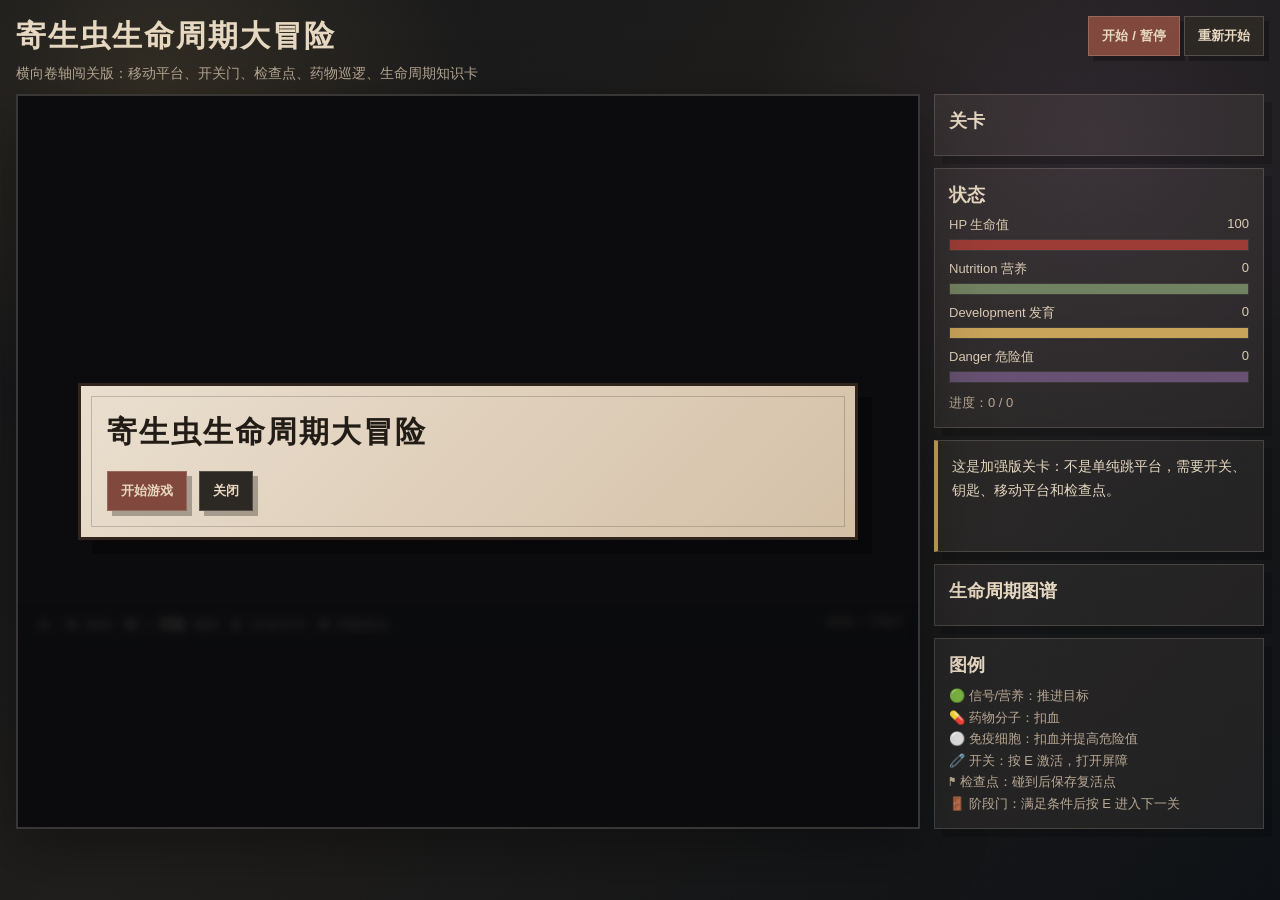
<file: index.html>
<!DOCTYPE html>
<html lang="zh-CN">
<head>
<meta charset="UTF-8" />
<meta name="viewport" content="width=device-width, initial-scale=1.0" />
<title>寄生虫生命周期大冒险 v3 mobile</title>
<link rel="stylesheet" href="css/style.css" />
</head>
<body>
<div class="wrap">
  <header>
    <div>
      <h1>寄生虫生命周期大冒险</h1>
      <div class="subtitle">横向卷轴闯关版：移动平台、开关门、检查点、药物巡逻、生命周期知识卡</div>
    </div>
    <div>
      <button class="btn primary" id="btnStart">开始 / 暂停</button>
      <button class="btn" id="btnRestart">重新开始</button>
    </div>
  </header>

  <div class="layout">
    <div class="stage">
      <canvas id="game" width="960" height="540"></canvas>
      <div class="caption">
        <div>
          <span class="kbd">A</span><span class="kbd">D</span>移动
          <span class="kbd">W</span>/<span class="kbd">空格</span>跳跃
          <span class="kbd">E</span>互动/开关
          <span class="kbd">R</span>回检查点
        </div>
        <div id="stageText">阶段：子孢子</div>
      </div>

      <div class="touch-controls" id="touchControls" aria-label="移动端触屏虚拟按键">
        <div class="touch-left-group">
          <button class="touch-btn" id="touchLeft">←</button>
          <button class="touch-btn" id="touchRight">→</button>
        </div>
        <div class="touch-right-group">
          <button class="touch-btn jump" id="touchJump">跳跃</button>
          <button class="touch-btn action" id="touchAction">互动</button>
          <button class="touch-btn small-touch" id="touchRespawn">检查点</button>
        </div>
      </div>

      <div class="modal" id="modal">
        <div class="paper">
          <h2 id="modalTitle">寄生虫生命周期大冒险</h2>
          <p id="modalBody"></p>
          <ul id="modalList"></ul>
          <div class="actions">
            <button class="btn primary" id="modalPrimary">开始游戏</button>
            <button class="btn" id="modalSecondary">关闭</button>
          </div>
        </div>
      </div>
    </div>

    <aside class="side">
      <div class="card">
        <h2 id="levelTitle">关卡</h2>
        <div class="small" id="levelDesc"></div>
        <ul class="objective-list" id="objectives"></ul>
      </div>

      <div class="card">
        <h3>状态</h3>
        <div class="stat"><div class="stat-top"><span>HP 生命值</span><span id="hpText">100</span></div><div class="bar"><div class="fill hp" id="hpBar"></div></div></div>
        <div class="stat"><div class="stat-top"><span>Nutrition 营养</span><span id="nutritionText">0</span></div><div class="bar"><div class="fill nutrition" id="nutritionBar"></div></div></div>
        <div class="stat"><div class="stat-top"><span>Development 发育</span><span id="developmentText">0</span></div><div class="bar"><div class="fill development" id="developmentBar"></div></div></div>
        <div class="stat"><div class="stat-top"><span>Danger 危险值</span><span id="dangerText">0</span></div><div class="bar"><div class="fill danger" id="dangerBar"></div></div></div>
        <div class="small" id="progressText">进度：0 / 0</div>
      </div>

      <div class="card msg" id="messageBox">这是加强版关卡：不是单纯跳平台，需要开关、钥匙、移动平台和检查点。</div>

      <div class="card">
        <h3>生命周期图谱</h3>
        <div class="lifecycle" id="lifecycle"></div>
      </div>

      <div class="card">
        <h3>图例</h3>
        <div class="small">
          🟢 信号/营养：推进目标<br>
          💊 药物分子：扣血<br>
          ⚪ 免疫细胞：扣血并提高危险值<br>
          🧷 开关：按 E 激活，打开屏障<br>
          ⚑ 检查点：碰到后保存复活点<br>
          🚪 阶段门：满足条件后按 E 进入下一关
        </div>
      </div>
    </aside>
  </div>
</div>

<script>
const canvas = document.getElementById("game");
const ctx = canvas.getContext("2d");
const VIEW_W = canvas.width, VIEW_H = canvas.height;

const GRAVITY = 1500;       // 调低重力，保证跳跃抛物线自然
const RUN_SPEED = 275;
const JUMP_VELOCITY = 650;  // 最大跳高约 140px，水平跃距约 230px
const MAX_FALL = 950;
const COYOTE_TIME = 0.11;
const JUMP_BUFFER = 0.12;

const keys = {};
const justPressed = {};
let gameState = "intro";
let levelIndex = 0;
let lastT = 0;
let cameraX = 0;
let cameraTarget = 0;
let damageCooldown = 0;
let interactCooldown = 0;
let doneSteps = new Set();

const stageNames = {
  SPOROZOITE:"子孢子 Sporozoite",
  LIVER_STAGE:"肝期 Liver Stage",
  MEROZOITE:"裂殖子 Merozoite",
  RBC_STAGE:"红细胞期 RBC Stage",
  SCHIZONT:"裂殖体 Schizont",
  GAMETOCYTE:"配子体 Gametocyte"
};

const lifecycleSteps = ["蚊虫叮咬","血液游走","肝细胞发育","红细胞入侵","红细胞增殖","发热周期","配子体形成","宿主转换"];

function P(x,y,w,h){return {x,y,w,h,type:"platform"}}
function MP(x,y,w,h,minX,maxX,vx){return {x,y,w,h,minX,maxX,vx,dx:0,type:"moving"}}
function H(x,y,w,h,type,minX=0,maxX=0,vx=0){return {x,y,w,h,type,minX,maxX,vx,dx:0}}
function C(x,y,type,dev=0){return {x,y,w:24,h:24,type,dev,got:false}}
function S(x,y){return {x,y,w:48,h:16,active:false}}
function D(x,y,w,h){return {x,y,w,h,open:false}}
function CP(x,y){return {x,y,w:26,h:62,active:false}}
function G(x,y){return {x,y,w:64,h:92}}

const levels = [
  {
    title:"第一关：蚊吻入口",
    area:"皮肤微血管",
    stage:"SPOROZOITE",
    worldW:1900,
    bg:["#24242a","#3c2a2b","#12161a"],
    start:{x:46,y:420},
    required:{core:4,switches:1,development:0},
    desc:"从蚊虫叮咬处进入血流。这里加入了缺口、移动免疫细胞、开关门和检查点。",
    objectives:["收集 4 个方向信号", "激活 1 个内皮信号开关", "避开免疫细胞，到达肝脏入口"],
    knowledge:"蚊子叮咬时，疟原虫子孢子进入人体，并随血流向肝脏移动。现实中，防蚊叮咬是阻断疟疾传播的第一环节。",
    platforms:[
      P(0,500,260,40),P(340,500,250,40),P(690,500,240,40),P(1030,500,260,40),P(1410,500,330,40),
      P(180,420,120,18),P(430,385,130,18),P(760,420,130,18),P(1010,360,120,18),P(1260,410,120,18),P(1540,350,130,18)
    ],
    moving:[MP(610,430,110,16,600,760,60),MP(1320,315,100,16,1280,1450,70)],
    hazards:[H(300,462,44,44,"immune",280,500,85),H(850,462,40,40,"drug",760,955,70),H(1160,462,46,46,"immune",1110,1300,92),H(1510,315,38,38,"drug",1490,1690,75)],
    collectibles:[C(230,382,"signal"),C(485,345,"signal"),C(805,382,"signal"),C(1578,312,"signal")],
    switches:[S(1110,342)],
    doors:[D(1360,395,36,105)],
    checkpoints:[CP(650,438),CP(1215,438)],
    gate:G(1775,408)
  },
  {
    title:"第二关：潜入肝脏",
    area:"肝窦 / 肝细胞周围",
    stage:"SPOROZOITE",
    worldW:2050,
    bg:["#1e2420","#334535","#111612"],
    start:{x:50,y:420},
    required:{core:5,switches:2,development:0},
    desc:"纵向爬升关：通过肝窦平台，避开库普弗细胞巡逻，打开两道入口屏障。",
    objectives:["收集 5 个肝细胞定位信号", "激活 2 个入口开关", "进入肝细胞门"],
    knowledge:"子孢子到达肝脏后会穿过肝窦环境并进入肝细胞。库普弗细胞是肝脏内重要的免疫细胞。",
    platforms:[
      P(0,500,300,40),P(380,500,270,40),P(750,500,260,40),P(1110,500,300,40),P(1510,500,430,40),
      P(190,420,120,18),P(410,350,130,18),P(620,290,120,18),P(840,360,140,18),P(1070,300,120,18),P(1300,390,120,18),P(1530,330,130,18),P(1730,270,120,18)
    ],
    moving:[MP(660,430,110,16,660,830,58),MP(1190,250,120,16,1180,1380,62),MP(1440,430,120,16,1420,1600,70)],
    hazards:[H(330,462,50,50,"immune",310,610,78),H(700,250,46,46,"immune",650,900,64),H(1230,462,50,50,"immune",1170,1390,86),H(1605,290,38,38,"drug",1540,1760,76)],
    collectibles:[C(220,382,"nutrient"),C(455,312,"nutrient"),C(660,252,"nutrient"),C(1120,262,"nutrient"),C(1770,232,"nutrient")],
    switches:[S(875,342),S(1340,372)],
    doors:[D(1010,395,36,105),D(1460,395,36,105)],
    checkpoints:[CP(735,438),CP(1260,438)],
    gate:G(1890,408)
  },
  {
    title:"第三关：肝细胞发育",
    area:"肝细胞内部",
    stage:"LIVER_STAGE",
    worldW:2150,
    bg:["#2c241f","#583d2c","#151210"],
    start:{x:45,y:420},
    required:{core:5,switches:1,development:100},
    desc:"收集 ATP 与营养推进发育。中段加入移动平台和药物分子，后段需要开门。",
    objectives:["Development 达到 100", "收集 5 个营养核心", "打开裂殖子释放门"],
    knowledge:"疟原虫在肝细胞内大量无性增殖，形成裂殖子。肝期通常症状不明显，但决定了后续血液感染的开始。",
    platforms:[
      P(0,500,310,40),P(390,500,280,40),P(750,500,260,40),P(1120,500,260,40),P(1490,500,500,40),
      P(210,415,120,18),P(460,350,130,18),P(720,300,120,18),P(985,365,120,18),P(1220,300,120,18),P(1460,385,130,18),P(1700,320,120,18)
    ],
    moving:[MP(825,430,120,16,810,990,65),MP(1340,250,120,16,1320,1530,80),MP(1810,405,120,16,1780,1950,70)],
    hazards:[H(335,462,40,40,"drug",310,560,75),H(860,260,40,40,"drug",790,1010,80),H(1165,462,44,44,"immune",1120,1360,78),H(1595,350,38,38,"drug",1520,1750,90)],
    collectibles:[C(245,375,"atp",20),C(505,312,"atp",20),C(760,262,"atp",20),C(1260,262,"atp",20),C(1740,282,"atp",20)],
    switches:[S(1515,367)],
    doors:[D(1905,395,36,105)],
    checkpoints:[CP(760,438),CP(1400,438)],
    gate:G(2020,408)
  },
  {
    title:"第四关：红细胞入侵",
    area:"血液循环",
    stage:"MEROZOITE",
    worldW:2200,
    timeLimit:75,
    bg:["#2b171a","#653037","#120f10"],
    start:{x:45,y:420},
    required:{core:3,switches:0,development:0},
    desc:"速度关。裂殖子暴露在血液中，危险值增长更快，需要在血流与红细胞平台间连续跳跃。",
    objectives:["限时 75 秒", "收集 3 个入侵信号", "进入红细胞"],
    knowledge:"裂殖子从肝细胞释放后需要快速入侵红细胞。暴露时间越长，被抗体和免疫细胞清除的风险越高。",
    platforms:[
      P(0,500,260,40),P(350,500,220,40),P(680,500,240,40),P(1040,500,240,40),P(1410,500,230,40),P(1770,500,300,40),
      P(170,410,110,18),P(455,360,115,18),P(760,390,110,18),P(1010,330,110,18),P(1300,385,120,18),P(1580,335,110,18),P(1850,395,120,18)
    ],
    moving:[MP(580,420,120,16,575,740,110),MP(1180,270,120,16,1160,1360,105),MP(1660,425,120,16,1640,1830,115)],
    hazards:[H(300,462,46,46,"immune",280,540,105),H(890,462,42,42,"drug",820,1020,105),H(1380,350,44,44,"immune",1320,1590,100),H(1705,462,42,42,"drug",1650,1900,115)],
    collectibles:[C(200,372,"signal"),C(1045,292,"signal"),C(1608,298,"signal")],
    switches:[],
    doors:[],
    checkpoints:[CP(690,438),CP(1370,438)],
    gate:G(2060,408)
  },
  {
    title:"第五关：红细胞内增殖",
    area:"红细胞内部",
    stage:"RBC_STAGE",
    worldW:2300,
    bg:["#351719","#793638","#170e0f"],
    start:{x:45,y:420},
    required:{core:5,switches:2,development:100},
    desc:"迷宫式红细胞内部：收集血红蛋白，避开游离血红素毒区和抗疟药，打开两个代谢门。",
    objectives:["收集 5 个血红蛋白", "De<script src="js/game.js"></script>
</file>
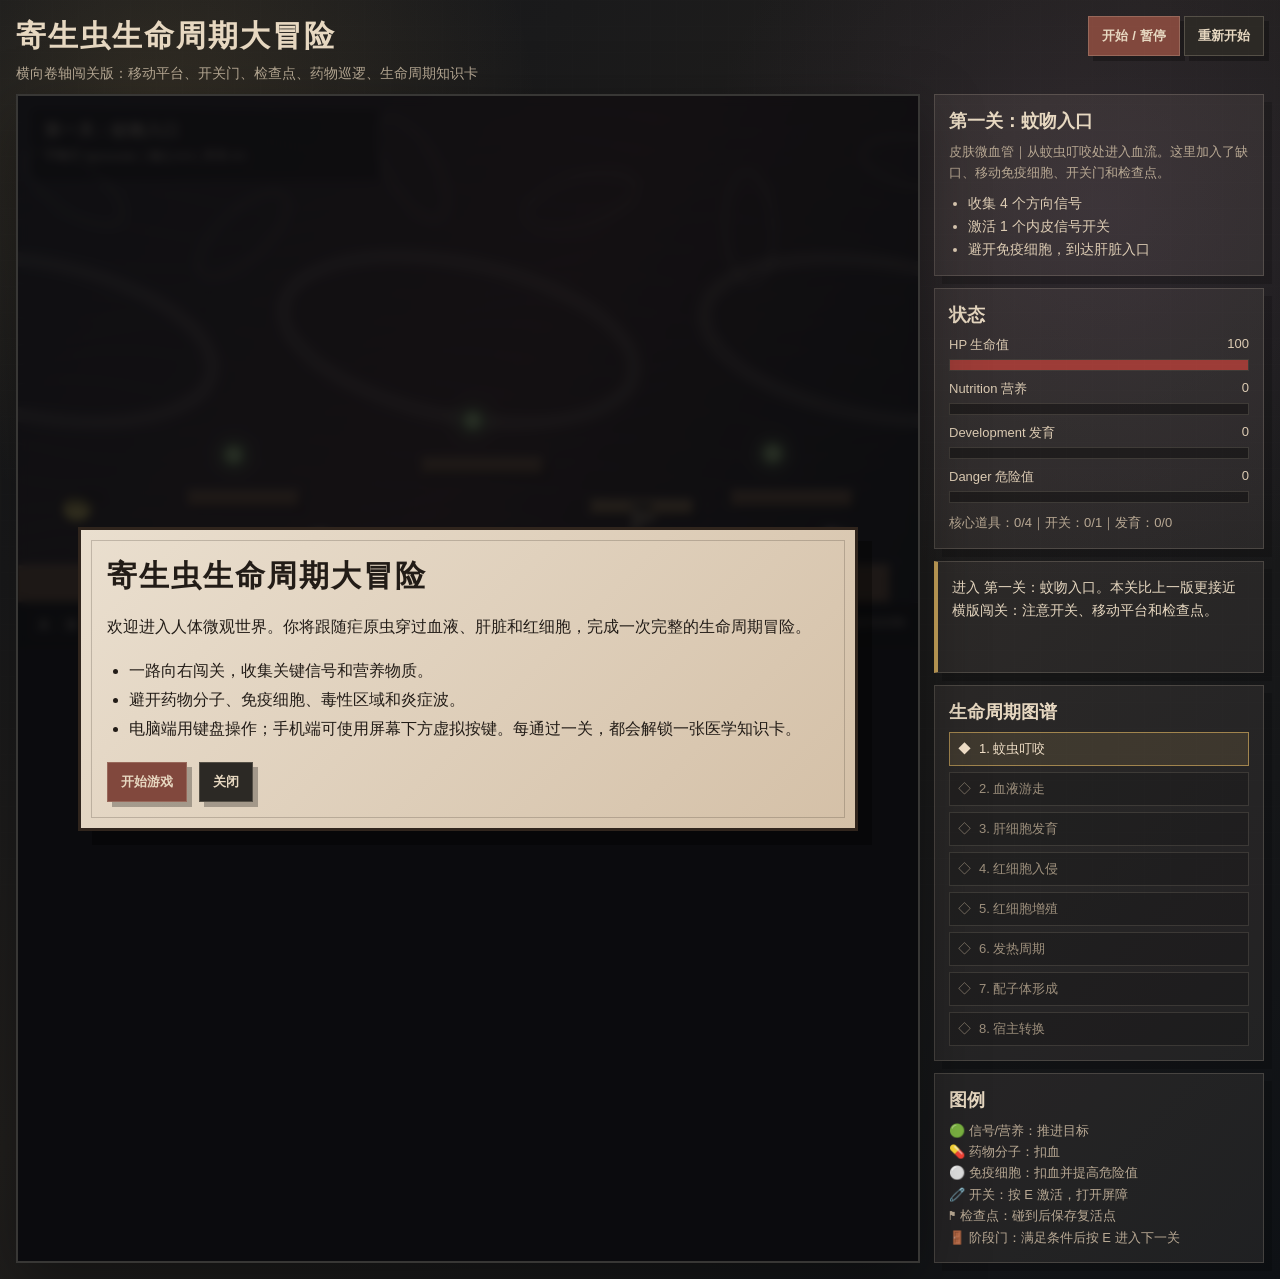
<file: single_file_version.html>
<!DOCTYPE html>
<html lang="zh-CN">
<head>
<meta charset="UTF-8" />
<meta name="viewport" content="width=device-width, initial-scale=1.0" />
<title>寄生虫生命周期大冒险 v3 mobile</title>
<style>
  :root{
    --paper:#e7d8c1;
    --paper2:#bca98f;
    --ink:#211d19;
    --dark:#111317;
    --blood:#743036;
    --gold:#c8a35a;
    --green:#718261;
    --purple:#675071;
  }
  *{box-sizing:border-box}
  body{
    margin:0;
    min-height:100vh;
    background:
      radial-gradient(circle at 12% 10%, rgba(200,163,90,.16), transparent 24%),
      radial-gradient(circle at 86% 16%, rgba(103,80,113,.2), transparent 26%),
      linear-gradient(135deg,#131519,#211f1d 45%,#0e1115);
    color:var(--paper);
    font-family:"Microsoft YaHei","PingFang SC",Arial,sans-serif;
    overflow-x:hidden;
  }
  body::before{
    content:"";
    position:fixed;
    inset:0;
    pointer-events:none;
    opacity:.28;
    background-image:
      linear-gradient(rgba(255,255,255,.035) 1px, transparent 1px),
      linear-gradient(90deg, rgba(255,255,255,.025) 1px, transparent 1px);
    background-size:26px 26px;
    mix-blend-mode:overlay;
  }
  .wrap{max-width:1340px;margin:0 auto;padding:16px}
  header{
    display:flex;justify-content:space-between;gap:14px;align-items:flex-start;margin-bottom:10px
  }
  h1{margin:0;font-size:30px;letter-spacing:2px}
  .subtitle{margin-top:6px;color:#b7a994;font-size:14px;line-height:1.5}
  .btn{
    border:1px solid rgba(231,216,193,.22);
    background:#2c2925;color:var(--paper);
    padding:10px 13px;cursor:pointer;font-weight:800;
    box-shadow:5px 5px 0 rgba(0,0,0,.28);
    transition:.12s ease;font-family:inherit
  }
  .btn:hover{transform:translate(-1px,-1px);box-shadow:7px 7px 0 rgba(0,0,0,.28)}
  .btn.primary{background:#81483d}
  .layout{display:grid;grid-template-columns:1fr 330px;gap:14px}
  .stage{
    position:relative;background:#0d0f12;border:2px solid rgba(231,216,193,.2);
    box-shadow:0 20px 60px rgba(0,0,0,.36);overflow:hidden
  }
  #game{width:100%;height:auto;display:block;background:#151519}
  .caption{
    display:flex;justify-content:space-between;gap:8px;flex-wrap:wrap;
    padding:10px 12px;background:rgba(0,0,0,.28);border-top:1px solid rgba(231,216,193,.14);
    color:#c7b7a0;font-size:13px
  }
  .kbd{display:inline-block;min-width:24px;text-align:center;padding:2px 6px;margin:0 2px;
    background:rgba(0,0,0,.32);border:1px solid rgba(231,216,193,.24);box-shadow:2px 2px 0 rgba(0,0,0,.3);
    color:#f6e9d3;font-weight:bold}
  .side{display:flex;flex-direction:column;gap:12px}
  .card{
    background:rgba(231,216,193,.075);border:1px solid rgba(231,216,193,.18);
    padding:14px;box-shadow:8px 8px 0 rgba(0,0,0,.18)
  }
  .card h2,.card h3{margin:0 0 8px;font-size:18px}
  .small{font-size:13px;color:#b9a994;line-height:1.65}
  .objective-list{margin:8px 0 0;padding-left:19px;line-height:1.65;font-size:14px;color:#ddccb4}
  .stat{margin:9px 0}
  .stat-top{display:flex;justify-content:space-between;font-size:13px;margin-bottom:5px;color:#ddccb4}
  .bar{height:12px;background:rgba(0,0,0,.36);border:1px solid rgba(231,216,193,.16);overflow:hidden}
  .fill{height:100%;transition:width .16s ease;background:#c8a35a}
  .hp{background:#9d3c37}.nutrition{background:#718261}.development{background:#c8a35a}.danger{background:#675071}
  .msg{min-height:112px;line-height:1.7;font-size:14px;border-left:4px solid #c8a35a}
  .lifecycle{display:grid;gap:6px}
  .life-step{
    display:flex;gap:8px;align-items:center;padding:7px 8px;
    background:rgba(0,0,0,.17);border:1px solid rgba(231,216,193,.14);
    color:#9e907d;font-size:13px
  }
  .life-step.active{color:#f3e2ca;border-color:rgba(200,163,90,.72);background:rgba(200,163,90,.14)}
  .life-step.done{color:#cdd8bd;border-color:rgba(113,130,97,.56);background:rgba(113,130,97,.12)}
  .modal{
    position:absolute;inset:0;background:rgba(11,12,14,.82);display:flex;
    align-items:center;justify-content:center;padding:22px;z-index:30;backdrop-filter:blur(5px)
  }
  .modal.hidden{display:none}
  .paper{
    width:min(780px,96%);background:linear-gradient(135deg,#eadfcf,#d4c0a7);color:#221c17;
    border:3px solid #30251d;box-shadow:14px 14px 0 rgba(0,0,0,.32);
    padding:26px;position:relative
  }
  .paper::after{content:"";position:absolute;inset:10px;border:1px solid rgba(48,37,29,.22);pointer-events:none}
  .paper h2{margin:0 0 12px;font-size:30px;letter-spacing:2px}
  .paper p,.paper li{line-height:1.8}
  .paper ul{padding-left:22px}
  .paper .actions{display:flex;gap:12px;flex-wrap:wrap;margin-top:18px}
  .paper .btn{background:#2c2925}.paper .btn.primary{background:#81483d}

  .touch-controls{
    display:none;
    grid-template-columns:1fr 1fr;
    gap:10px;
    padding:10px;
    background:rgba(0,0,0,.32);
    border-top:1px solid rgba(231,216,193,.14);
    user-select:none;
    -webkit-user-select:none;
    touch-action:none;
  }
  .touch-left-group,.touch-right-group{
    display:flex;
    gap:10px;
    align-items:center;
  }
  .touch-left-group{justify-content:flex-start}
  .touch-right-group{justify-content:flex-end}
  .touch-btn{
    min-width:58px;
    height:54px;
    border:1px solid rgba(231,216,193,.25);
    background:#2c2925;
    color:#f6e9d3;
    font-size:20px;
    font-weight:900;
    box-shadow:4px 4px 0 rgba(0,0,0,.28);
    border-radius:10px;
    touch-action:none;
    font-family:inherit;
  }
  .touch-btn:active,
  .touch-btn.active{
    transform:translate(2px,2px);
    box-shadow:2px 2px 0 rgba(0,0,0,.28);
    background:#81483d;
  }
  .touch-btn.jump{background:#5f5637}
  .touch-btn.action{background:#81483d}
  .touch-btn.small-touch{font-size:14px;min-width:72px;background:#39424a}

  @media (hover:none), (pointer:coarse), (max-width:900px){
    .touch-controls{display:grid}
    .wrap{padding:8px}
    header{margin-bottom:8px}
    h1{font-size:24px}
    .subtitle{font-size:12px}
    .caption{font-size:12px}
    .layout{grid-template-columns:1fr}
    .side{display:flex}
    .card{padding:12px}
  }
  @media (max-width:520px){
    .touch-controls{grid-template-columns:1fr;gap:8px}
    .touch-left-group,.touch-right-group{justify-content:center}
    .touch-btn{min-width:64px;height:52px}
    .touch-btn.small-touch{min-width:82px}
  }

  @media(max-width:1050px){.layout{grid-template-columns:1fr}.side{display:grid;grid-template-columns:1fr 1fr}}
  @media(max-width:720px){header{flex-direction:column}.side{display:flex}}
</style>
</head>
<body>
<div class="wrap">
  <header>
    <div>
      <h1>寄生虫生命周期大冒险</h1>
      <div class="subtitle">横向卷轴闯关版：移动平台、开关门、检查点、药物巡逻、生命周期知识卡</div>
    </div>
    <div>
      <button class="btn primary" id="btnStart">开始 / 暂停</button>
      <button class="btn" id="btnRestart">重新开始</button>
    </div>
  </header>

  <div class="layout">
    <div class="stage">
      <canvas id="game" width="960" height="540"></canvas>
      <div class="caption">
        <div>
          <span class="kbd">A</span><span class="kbd">D</span>移动
          <span class="kbd">W</span>/<span class="kbd">空格</span>跳跃
          <span class="kbd">E</span>互动/开关
          <span class="kbd">R</span>回检查点
        </div>
        <div id="stageText">阶段：子孢子</div>
      </div>

      <div class="touch-controls" id="touchControls" aria-label="移动端触屏虚拟按键">
        <div class="touch-left-group">
          <button class="touch-btn" id="touchLeft">←</button>
          <button class="touch-btn" id="touchRight">→</button>
        </div>
        <div class="touch-right-group">
          <button class="touch-btn jump" id="touchJump">跳跃</button>
          <button class="touch-btn action" id="touchAction">互动</button>
          <button class="touch-btn small-touch" id="touchRespawn">检查点</button>
        </div>
      </div>

      <div class="modal" id="modal">
        <div class="paper">
          <h2 id="modalTitle">寄生虫生命周期大冒险</h2>
          <p id="modalBody"></p>
          <ul id="modalList"></ul>
          <div class="actions">
            <button class="btn primary" id="modalPrimary">开始游戏</button>
            <button class="btn" id="modalSecondary">关闭</button>
          </div>
        </div>
      </div>
    </div>

    <aside class="side">
      <div class="card">
        <h2 id="levelTitle">关卡</h2>
        <div class="small" id="levelDesc"></div>
        <ul class="objective-list" id="objectives"></ul>
      </div>

      <div class="card">
        <h3>状态</h3>
        <div class="stat"><div class="stat-top"><span>HP 生命值</span><span id="hpText">100</span></div><div class="bar"><div class="fill hp" id="hpBar"></div></div></div>
        <div class="stat"><div class="stat-top"><span>Nutrition 营养</span><span id="nutritionText">0</span></div><div class="bar"><div class="fill nutrition" id="nutritionBar"></div></div></div>
        <div class="stat"><div class="stat-top"><span>Development 发育</span><span id="developmentText">0</span></div><div class="bar"><div class="fill development" id="developmentBar"></div></div></div>
        <div class="stat"><div class="stat-top"><span>Danger 危险值</span><span id="dangerText">0</span></div><div class="bar"><div class="fill danger" id="dangerBar"></div></div></div>
        <div class="small" id="progressText">进度：0 / 0</div>
      </div>

      <div class="card msg" id="messageBox">这是加强版关卡：不是单纯跳平台，需要开关、钥匙、移动平台和检查点。</div>

      <div class="card">
        <h3>生命周期图谱</h3>
        <div class="lifecycle" id="lifecycle"></div>
      </div>

      <div class="card">
        <h3>图例</h3>
        <div class="small">
          🟢 信号/营养：推进目标<br>
          💊 药物分子：扣血<br>
          ⚪ 免疫细胞：扣血并提高危险值<br>
          🧷 开关：按 E 激活，打开屏障<br>
          ⚑ 检查点：碰到后保存复活点<br>
          🚪 阶段门：满足条件后按 E 进入下一关
        </div>
      </div>
    </aside>
  </div>
</div>

<script>
const canvas = document.getElementById("game");
const ctx = canvas.getContext("2d");
const VIEW_W = canvas.width, VIEW_H = canvas.height;

const GRAVITY = 1500;       // 调低重力，保证跳跃抛物线自然
const RUN_SPEED = 275;
const JUMP_VELOCITY = 650;  // 最大跳高约 140px，水平跃距约 230px
const MAX_FALL = 950;
const COYOTE_TIME = 0.11;
const JUMP_BUFFER = 0.12;

const keys = {};
const justPressed = {};
let gameState = "intro";
let levelIndex = 0;
let lastT = 0;
let cameraX = 0;
let cameraTarget = 0;
let damageCooldown = 0;
let interactCooldown = 0;
let doneSteps = new Set();

const stageNames = {
  SPOROZOITE:"子孢子 Sporozoite",
  LIVER_STAGE:"肝期 Liver Stage",
  MEROZOITE:"裂殖子 Merozoite",
  RBC_STAGE:"红细胞期 RBC Stage",
  SCHIZONT:"裂殖体 Schizont",
  GAMETOCYTE:"配子体 Gametocyte"
};

const lifecycleSteps = ["蚊虫叮咬","血液游走","肝细胞发育","红细胞入侵","红细胞增殖","发热周期","配子体形成","宿主转换"];

function P(x,y,w,h){return {x,y,w,h,type:"platform"}}
function MP(x,y,w,h,minX,maxX,vx){return {x,y,w,h,minX,maxX,vx,dx:0,type:"moving"}}
function H(x,y,w,h,type,minX=0,maxX=0,vx=0){return {x,y,w,h,type,minX,maxX,vx,dx:0}}
function C(x,y,type,dev=0){return {x,y,w:24,h:24,type,dev,got:false}}
function S(x,y){return {x,y,w:48,h:16,active:false}}
function D(x,y,w,h){return {x,y,w,h,open:false}}
function CP(x,y){return {x,y,w:26,h:62,active:false}}
function G(x,y){return {x,y,w:64,h:92}}

const levels = [
  {
    title:"第一关：蚊吻入口",
    area:"皮肤微血管",
    stage:"SPOROZOITE",
    worldW:1900,
    bg:["#24242a","#3c2a2b","#12161a"],
    start:{x:46,y:420},
    required:{core:4,switches:1,development:0},
    desc:"从蚊虫叮咬处进入血流。这里加入了缺口、移动免疫细胞、开关门和检查点。",
    objectives:["收集 4 个方向信号", "激活 1 个内皮信号开关", "避开免疫细胞，到达肝脏入口"],
    knowledge:"蚊子叮咬时，疟原虫子孢子进入人体，并随血流向肝脏移动。现实中，防蚊叮咬是阻断疟疾传播的第一环节。",
    platforms:[
      P(0,500,260,40),P(340,500,250,40),P(690,500,240,40),P(1030,500,260,40),P(1410,500,330,40),
      P(180,420,120,18),P(430,385,130,18),P(760,420,130,18),P(1010,360,120,18),P(1260,410,120,18),P(1540,350,130,18)
    ],
    moving:[MP(610,430,110,16,600,760,60),MP(1320,315,100,16,1280,1450,70)],
    hazards:[H(300,462,44,44,"immune",280,500,85),H(850,462,40,40,"drug",760,955,70),H(1160,462,46,46,"immune",1110,1300,92),H(1510,315,38,38,"drug",1490,1690,75)],
    collectibles:[C(230,382,"signal"),C(485,345,"signal"),C(805,382,"signal"),C(1578,312,"signal")],
    switches:[S(1110,342)],
    doors:[D(1360,395,36,105)],
    checkpoints:[CP(650,438),CP(1215,438)],
    gate:G(1775,408)
  },
  {
    title:"第二关：潜入肝脏",
    area:"肝窦 / 肝细胞周围",
    stage:"SPOROZOITE",
    worldW:2050,
    bg:["#1e2420","#334535","#111612"],
    start:{x:50,y:420},
    required:{core:5,switches:2,development:0},
    desc:"纵向爬升关：通过肝窦平台，避开库普弗细胞巡逻，打开两道入口屏障。",
    objectives:["收集 5 个肝细胞定位信号", "激活 2 个入口开关", "进入肝细胞门"],
    knowledge:"子孢子到达肝脏后会穿过肝窦环境并进入肝细胞。库普弗细胞是肝脏内重要的免疫细胞。",
    platforms:[
      P(0,500,300,40),P(380,500,270,40),P(750,500,260,40),P(1110,500,300,40),P(1510,500,430,40),
      P(190,420,120,18),P(410,350,130,18),P(620,290,120,18),P(840,360,140,18),P(1070,300,120,18),P(1300,390,120,18),P(1530,330,130,18),P(1730,270,120,18)
    ],
    moving:[MP(660,430,110,16,660,830,58),MP(1190,250,120,16,1180,1380,62),MP(1440,430,120,16,1420,1600,70)],
    hazards:[H(330,462,50,50,"immune",310,610,78),H(700,250,46,46,"immune",650,900,64),H(1230,462,50,50,"immune",1170,1390,86),H(1605,290,38,38,"drug",1540,1760,76)],
    collectibles:[C(220,382,"nutrient"),C(455,312,"nutrient"),C(660,252,"nutrient"),C(1120,262,"nutrient"),C(1770,232,"nutrient")],
    switches:[S(875,342),S(1340,372)],
    doors:[D(1010,395,36,105),D(1460,395,36,105)],
    checkpoints:[CP(735,438),CP(1260,438)],
    gate:G(1890,408)
  },
  {
    title:"第三关：肝细胞发育",
    area:"肝细胞内部",
    stage:"LIVER_STAGE",
    worldW:2150,
    bg:["#2c241f","#583d2c","#151210"],
    start:{x:45,y:420},
    required:{core:5,switches:1,development:100},
    desc:"收集 ATP 与营养推进发育。中段加入移动平台和药物分子，后段需要开门。",
    objectives:["Development 达到 100", "收集 5 个营养核心", "打开裂殖子释放门"],
    knowledge:"疟原虫在肝细胞内大量无性增殖，形成裂殖子。肝期通常症状不明显，但决定了后续血液感染的开始。",
    platforms:[
      P(0,500,310,40),P(390,500,280,40),P(750,500,260,40),P(1120,500,260,40),P(1490,500,500,40),
      P(210,415,120,18),P(460,350,130,18),P(720,300,120,18),P(985,365,120,18),P(1220,300,120,18),P(1460,385,130,18),P(1700,320,120,18)
    ],
    moving:[MP(825,430,120,16,810,990,65),MP(1340,250,120,16,1320,1530,80),MP(1810,405,120,16,1780,1950,70)],
    hazards:[H(335,462,40,40,"drug",310,560,75),H(860,260,40,40,"drug",790,1010,80),H(1165,462,44,44,"immune",1120,1360,78),H(1595,350,38,38,"drug",1520,1750,90)],
    collectibles:[C(245,375,"atp",20),C(505,312,"atp",20),C(760,262,"atp",20),C(1260,262,"atp",20),C(1740,282,"atp",20)],
    switches:[S(1515,367)],
    doors:[D(1905,395,36,105)],
    checkpoints:[CP(760,438),CP(1400,438)],
    gate:G(2020,408)
  },
  {
    title:"第四关：红细胞入侵",
    area:"血液循环",
    stage:"MEROZOITE",
    worldW:2200,
    timeLimit:75,
    bg:["#2b171a","#653037","#120f10"],
    start:{x:45,y:420},
    required:{core:3,switches:0,development:0},
    desc:"速度关。裂殖子暴露在血液中，危险值增长更快，需要在血流与红细胞平台间连续跳跃。",
    objectives:["限时 75 秒", "收集 3 个入侵信号", "进入红细胞"],
    knowledge:"裂殖子从肝细胞释放后需要快速入侵红细胞。暴露时间越长，被抗体和免疫细胞清除的风险越高。",
    platforms:[
      P(0,500,260,40),P(350,500,220,40),P(680,500,240,40),P(1040,500,240,40),P(1410,500,230,40),P(1770,500,300,40),
      P(170,410,110,18),P(455,360,115,18),P(760,390,110,18),P(1010,330,110,18),P(1300,385,120,18),P(1580,335,110,18),P(1850,395,120,18)
    ],
    moving:[MP(580,420,120,16,575,740,110),MP(1180,270,120,16,1160,1360,105),MP(1660,425,120,16,1640,1830,115)],
    hazards:[H(300,462,46,46,"immune",280,540,105),H(890,462,42,42,"drug",820,1020,105),H(1380,350,44,44,"immune",1320,1590,100),H(1705,462,42,42,"drug",1650,1900,115)],
    collectibles:[C(200,372,"signal"),C(1045,292,"signal"),C(1608,298,"signal")],
    switches:[],
    doors:[],
    checkpoints:[CP(690,438),CP(1370,438)],
    gate:G(2060,408)
  },
  {
    title:"第五关：红细胞内增殖",
    area:"红细胞内部",
    stage:"RBC_STAGE",
    worldW:2300,
    bg:["#351719","#793638","#170e0f"],
    start:{x:45,y:420},
    required:{core:5,switches:2,development:100},
    desc:"迷宫式红细胞内部：收集血红蛋白，避开游离血红素毒区和抗疟药，打开两个代谢门。",
    objectives:["收集 5 个血红蛋白", "Development 达到 100", "激活 2 个代谢开关"],
    knowledge:"疟原虫在红细胞内消化血红蛋白获得营养，同时产生有毒血红素，并将其转化为疟色素。多种抗疟药作用于这一阶段。",
    platforms:[
      P(0,500,300,40),P(380,500,250,40),P(730,500,240,40),P(1060,500,230,40),P(1390,500,260,40),P(1760,500,360,40),
      P(210,405,120,18),P(470,350,120,18),P(705,295,120,18),P(930,365,120,18),P(1180,300,120,18),P(1425,380,130,18),P(1680,325,120,18),P(1945,380,120,18)
    ],
    moving:[MP(650,430,110,16,640,815,70),MP(1320,250,120,16,1290,1510,78),MP(1810,430,110,16,1780,1970,86)],
    hazards:[H(315,462,50,38,"heme",0,0,0),H(625,462,50,38,"heme",0,0,0),H(980,462,42,42,"drug",910,1230,90),H(1360,255,42,42,"drug",1300,1520,82),H(1680,462,50,38,"heme",0,0,0)],
    collectibles:[C(245,365,"hemoglobin",20),C(510,312,"hemoglobin",20),C(740,255,"hemoglobin",20),C(1220,262,"hemoglobin",20),C(1985,342,"hemoglobin",20)],
    switches:[S(960,347),S(1465,362)],
    doors:[D(1120,395,36,105),D(1710,395,36,105)],
    checkpoints:[CP(760,438),CP(1450,438)],
    gate:G(2150,408)
  },
  {
    title:"第六关：发热周期",
    area:"红细胞破裂区域",
    stage:"SCHIZONT",
    worldW:2150,
    timeLimit:70,
    bg:["#241819","#704437","#100f10"],
    start:{x:45,y:420},
    required:{core:4,switches:1,development:0},
    desc:"炎症波会像火球一样巡逻。需要踩移动平台、拿释放信号、打开出口。",
    objectives:["限时 70 秒", "收集 4 个释放信号", "激活出口开关并逃出"],
    knowledge:"红细胞周期性破裂会释放裂殖子和炎症物质，因此疟疾患者可能出现周期性寒战与发热。游戏中的炎症波对应这种炎症反应。",
    platforms:[
      P(0,500,250,40),P(340,500,240,40),P(680,500,220,40),P(1010,500,250,40),P(1360,500,260,40),P(1740,500,310,40),
      P(180,420,100,18),P(430,360,115,18),P(735,410,110,18),P(990,330,115,18),P(1240,380,125,18),P(1530,320,115,18),P(1810,365,120,18)
    ],
    moving:[MP(600,430,120,16,590,760,92),MP(1130,270,120,16,1100,1300,90),MP(1600,420,120,16,1560,1770,100)],
    hazards:[H(300,455,58,58,"wave",270,560,110),H(840,455,58,58,"wave",780,1020,120),H(1395,455,58,58,"wave",1360,1600,105),H(1700,285,44,44,"drug",1640,1880,85)],
    collectibles:[C(215,380,"release"),C(465,322,"release"),C(1025,292,"release"),C(1850,328,"release")],
    switches:[S(1555,302)],
    doors:[D(1900,395,36,105)],
    checkpoints:[CP(680,438),CP(1320,438)],
    gate:G(2010,408)
  },
  {
    title:"第七关：配子体转化",
    area:"血液深处 / 脾脏过滤区",
    stage:"GAMETOCYTE",
    worldW:2250,
    bg:["#1d2025","#263c4c","#101418"],
    start:{x:45,y:420},
    required:{core:5,switches:2,development:0},
    desc:"配子体移动较慢。需要利用移动平台和检查点穿过脾脏过滤区。",
    objectives:["收集 5 个分化信号", "激活 2 个通道开关", "通过脾脏过滤"],
    knowledge:"部分疟原虫分化为配子体，这是完成宿主转换的关键。血液中的配子体需要在被清除前进入蚊体。",
    platforms:[
      P(0,500,280,40),P(360,500,220,40),P(680,500,240,40),P(1040,500,240,40),P(1390,500,260,40),P(1760,500,340,40),
      P(150,410,120,18),P(420,350,120,18),P(700,390,120,18),P(940,315,120,18),P(1190,370,120,18),P(1460,310,130,18),P(1730,375,120,18),P(1950,315,110,18)
    ],
    moving:[MP(580,430,115,16,560,760,65),MP(1280,260,115,16,1250,1480,70),MP(1650,425,115,16,1620,1830,75)],
    hazards:[H(310,462,52,52,"spleen",290,560,72),H(870,462,52,52,"spleen",820,1070,80),H(1340,462,42,42,"drug",1290,1520,72),H(1840,455,52,52,"spleen",1780,2060,84)],
    collectibles:[C(185,372,"differentiate"),C(455,312,"differentiate"),C(730,352,"differentiate"),C(1495,272,"differentiate"),C(1980,278,"differentiate")],
    switches:[S(970,297),S(1765,357)],
    doors:[D(1120,395,36,105),D(1905,395,36,105)],
    checkpoints:[CP(710,438),CP(1515,438)],
    gate:G(2110,408)
  },
  {
    title:"第八关：宿主转换",
    area:"蚊虫吸血通道",
    stage:"GAMETOCYTE",
    worldW:2400,
    timeLimit:90,
    bg:["#1d1b22","#45354e","#0f0f13"],
    start:{x:45,y:420},
    required:{core:4,switches:3,development:0},
    desc:"最终综合关：连续跳跃、三开关、移动平台与药物巡逻，进入蚊虫吸血通道。",
    objectives:["收集 4 个宿主转换信号", "激活 3 个通道开关", "进入蚊虫吸血通道"],
    knowledge:"配子体被按蚊吸血后进入蚊体，继续完成有性生殖和后续发育。现实防控可从防蚊、治疗血液期感染和阻断配子体传播入手。",
    platforms:[
      P(0,500,260,40),P(340,500,220,40),P(650,500,220,40),P(970,500,230,40),P(1290,500,220,40),P(1600,500,260,40),P(1980,500,300,40),
      P(170,405,110,18),P(420,345,115,18),P(690,395,110,18),P(920,330,115,18),P(1180,395,120,18),P(1390,310,120,18),P(1650,365,120,18),P(1900,315,120,18),P(2120,390,120,18)
    ],
    moving:[MP(560,430,115,16,550,710,85),MP(1080,270,115,16,1060,1260,90),MP(1510,430,115,16,1480,1690,92),MP(1850,250,115,16,1810,2020,80)],
    hazards:[H(300,462,42,42,"drug",280,540,95),H(790,455,50,50,"immune",740,990,92),H(1260,462,42,42,"drug",1210,1490,95),H(1740,455,50,50,"immune",1660,1920,98),H(2070,462,42,42,"drug",2040,2240,80)],
    collectibles:[C(205,365,"differentiate"),C(955,292,"differentiate"),C(1425,272,"differentiate"),C(2165,352,"differentiate")],
    switches:[S(455,327),S(1200,377),S(1930,297)],
    doors:[D(620,395,36,105),D(1560,395,36,105),D(2260,395,36,105)],
    checkpoints:[CP(720,438),CP(1450,438),CP(2005,438)],
    gate:G(2310,408)
  }
];

let player, platforms, moving, hazards, collectibles, switches, doors, checkpoints, gate;
let collectedCore = 0, activatedSwitches = 0;
let timeLeft = null;
let respawn = {x:40,y:420};
let levelElapsed = 0;

function loadLevel(i){
  levelIndex = i;
  const L = levels[i];
  player = {
    x:L.start.x,y:L.start.y,w:34,h:42,vx:0,vy:0,
    hp:100,nutrition:0,development:0,danger:0,
    grounded:false,coyote:0,jumpBuffer:0,facing:1,onMoving:null
  };
  if(L.stage==="GAMETOCYTE") player.w=38;
  platforms = clone(L.platforms);
  moving = clone(L.moving);
  hazards = clone(L.hazards);
  collectibles = clone(L.collectibles);
  switches = clone(L.switches);
  doors = clone(L.doors);
  checkpoints = clone(L.checkpoints);
  gate = clone(L.gate);
  respawn = {x:L.start.x,y:L.start.y};
  collectedCore = 0;
  activatedSwitches = 0;
  timeLeft = L.timeLimit || null;
  levelElapsed = 0;
  cameraX = 0;
  gameState = "playing";
  setMessage("进入 " + L.title + "。本关比上一版更接近横版闯关：注意开关、移动平台和检查点。","info");
  updateUI();
}

function clone(o){return JSON.parse(JSON.stringify(o));}
function clamp(v,min,max){return Math.max(min,Math.min(max,v));}
function overlap(a,b){return a.x < b.x+b.w && a.x+a.w > b.x && a.y < b.y+b.h && a.y+a.h > b.y;}

function fixedPlatforms(){
  return platforms.concat(moving).concat(doors.filter(d=>!d.open));
}

function levelRequirementsMet(){
  const L=levels[levelIndex];
  return collectedCore >= (L.required.core||0) &&
         activatedSwitches >= (L.required.switches||0) &&
         player.development >= (L.required.development||0);
}

function update(dt){
  if(gameState!=="playing") return;
  const L = levels[levelIndex];
  levelElapsed += dt;
  if(timeLeft !== null){
    timeLeft -= dt;
    if(timeLeft <= 0){ fail("时间耗尽。当前阶段没有及时完成，寄生虫被宿主环境清除。"); return; }
  }

  damageCooldown = Math.max(0, damageCooldown-dt);
  interactCooldown = Math.max(0, interactCooldown-dt);
  player.jumpBuffer = Math.max(0, player.jumpBuffer-dt);
  if(player.grounded) player.coyote = COYOTE_TIME;
  else player.coyote = Math.max(0, player.coyote-dt);

  const left = keys["ArrowLeft"] || keys["a"] || keys["A"];
  const right = keys["ArrowRight"] || keys["d"] || keys["D"];
  if(justPressed["ArrowUp"] || justPressed["w"] || justPressed["W"] || justPressed[" "]){
    player.jumpBuffer = JUMP_BUFFER;
  }

  let speed = RUN_SPEED;
  if(L.stage === "GAMETOCYTE") speed = 230;
  if(L.stage === "MEROZOITE") speed = 305;
  player.vx = 0;
  if(left){player.vx = -speed; player.facing=-1;}
  if(right){player.vx = speed; player.facing=1;}

  if(player.jumpBuffer>0 && player.coyote>0){
    player.vy = -JUMP_VELOCITY;
    if(L.stage==="MEROZOITE") player.vy = -690;
    if(L.stage==="GAMETOCYTE") player.vy = -610;
    player.grounded = false;
    player.coyote = 0;
    player.jumpBuffer = 0;
  }
  const jumpHeld = keys["ArrowUp"] || keys["w"] || keys["W"] || keys[" "];
  if(!jumpHeld && player.vy < -220) player.vy += 1200*dt; // 小跳手感

  // moving platforms first
  for(const m of moving){
    m.dx = 0;
    const oldX = m.x;
    m.x += m.vx * dt;
    if(m.x < m.minX || m.x > m.maxX){
      m.vx *= -1;
      m.x = clamp(m.x,m.minX,m.maxX);
    }
    m.dx = m.x - oldX;
  }

  player.vy += GRAVITY*dt;
  player.vy = Math.min(player.vy,MAX_FALL);

  // carry by moving platform
  if(player.onMoving) player.x += player.onMoving.dx || 0;
  player.onMoving = null;

  // horizontal
  player.x += player.vx*dt;
  for(const p of fixedPlatforms()){
    if(overlap(player,p)){
      if(player.vx>0) player.x = p.x-player.w;
      else if(player.vx<0) player.x = p.x+p.w;
    }
  }

  // vertical
  player.y += player.vy*dt;
  player.grounded = false;
  for(const p of fixedPlatforms()){
    if(overlap(player,p)){
      if(player.vy>0){
        player.y = p.y-player.h;
        player.vy = 0;
        player.grounded = true;
        if(p.type==="moving") player.onMoving = p;
      }else if(player.vy<0){
        player.y = p.y+p.h;
        player.vy = 0;
      }
    }
  }

  player.x = clamp(player.x,0,L.worldW-player.w);
  if(player.y > VIEW_H + 180) respawnPlayer("掉入深处，回到最近检查点。");

  // Update moving hazards
  for(const h of hazards){
    h.dx = 0;
    if(h.vx){
      const old = h.x;
      h.x += h.vx*dt;
      if(h.x<h.minX || h.x>h.maxX){h.vx*=-1;h.x=clamp(h.x,h.minX,h.maxX);}
      h.dx = h.x-old;
    }
    if(overlap(player,h)){
      let msg="受到伤害。", hp=14, danger=8;
      if(h.type==="drug"){msg="碰到抗疟药物分子，HP 下降。";hp=18;danger=4;}
      if(h.type==="immune"){msg="被免疫细胞识别，Danger 上升。";hp=12;danger=18;}
      if(h.type==="heme"){msg="接触游离血红素毒区，受到损伤。";hp=16;danger=10;}
      if(h.type==="wave"){msg="被炎症波击中，Danger 上升。";hp=14;danger=16;}
      if(h.type==="spleen"){msg="经过脾脏过滤区，配子体有被清除风险。";hp=13;danger=20;}
      damage(hp,danger,msg);
    }
  }

  // collectibles
  for(const c of collectibles){
    if(!c.got && overlap(player,c)){
      c.got = true;
      collectedCore++;
      player.nutrition = clamp(player.nutrition+16,0,100);
      if(c.dev) player.development = clamp(player.development+c.dev,0,100);
      else player.development = clamp(player.development+8,0,100);
      setMessage(collectMessage(c.type),"success");
    }
  }

  // checkpoints
  for(const cp of checkpoints){
    if(overlap(player,cp) && !cp.active){
      checkpoints.forEach(x=>x.active=false);
      cp.active = true;
      respawn = {x:cp.x, y:cp.y-player.h};
      setMessage("已激活检查点。失败后会从这里继续。","success");
    }
  }

  // switches and gates: allow both tapping E and holding E, so the player won't feel the gate is unresponsive.
  const interactPressed = justPressed["e"] || justPressed["E"] || ((keys["e"] || keys["E"]) && interactCooldown <= 0);
  if(interactPressed){
    tryInteract();
    interactCooldown = 0.35;
  }
  if(justPressed["r"] || justPressed["R"]){
    respawnPlayer("已回到最近检查点。");
  }

  player.danger += dt * (L.stage==="MEROZOITE" ? 1.25 : 0.38);
  player.hp = clamp(player.hp,0,100);
  player.danger = clamp(player.danger,0,100);
  player.nutrition = clamp(player.nutrition,0,100);
  player.development = clamp(player.development,0,100);

  if(player.danger>=100){ fail("Danger 达到 100。免疫系统已经锁定并清除寄生虫。"); return; }
  if(player.hp<=0){ respawnPlayer("HP 归零，被清除一次。Danger 增加，回到检查点。"); }

  // camera smooth
  cameraTarget = clamp(player.x - VIEW_W*0.42, 0, L.worldW - VIEW_W);
  cameraX += (cameraTarget - cameraX) * Math.min(1,dt*7);

  updateUI();
  for(const k in justPressed) delete justPressed[k];
}

function collectMessage(type){
  const m = {
    signal:"获得方向/入侵信号：更接近下一阶段。",
    nutrient:"获得肝细胞定位营养：发育条件提升。",
    atp:"获得 ATP：肝期发育进度上升。",
    hemoglobin:"获得血红蛋白：红细胞期发育推进。",
    release:"获得释放信号：准备离开红细胞。",
    differentiate:"获得分化信号：向配子体路线转化。"
  };
  return m[type] || "获得关键道具。";
}

function damage(hp,danger,msg){
  if(damageCooldown>0) return;
  player.hp -= hp;
  player.danger += danger;
  player.vy = -260;
  player.vx = -player.facing*90;
  damageCooldown=.8;
  setMessage(msg,"danger");
}

function respawnPlayer(msg){
  player.x = respawn.x;
  player.y = respawn.y;
  player.vx = 0;
  player.vy = 0;
  player.hp = Math.max(player.hp,55);
  player.danger = clamp(player.danger+8,0,100);
  damageCooldown=.9;
  setMessage(msg,"danger");
}

function tryInteract(){
  let acted = false;
  for(const s of switches){
    const area = {x:s.x-70,y:s.y-70,w:s.w+140,h:s.h+140};
    if(!s.active && overlap(player,area)){
      s.active = true;
      activatedSwitches++;
      openDoorsIfReady();
      setMessage("开关已激活：对应屏障开始松动。", "success");
      acted = true;
      break;
    }
  }
  if(acted) return;

  const gArea = {x:gate.x-90,y:gate.y-90,w:gate.w+180,h:gate.h+180};
  if(overlap(player,gArea)){
    if(levelRequirementsMet()){
      completeLevel();
    }else{
      const L = levels[levelIndex];
      const needCore = Math.max(0,(L.required.core||0)-collectedCore);
      const needSw = Math.max(0,(L.required.switches||0)-activatedSwitches);
      const needDev = Math.max(0,(L.required.development||0)-Math.floor(player.development));
      setMessage(`还不能进入下一阶段：还差关键道具 ${needCore} 个，开关 ${needSw} 个，发育进度 ${needDev}。`, "info");
    }
  }else{
    setMessage("附近没有可互动目标。靠近开关或阶段门后按 E。","info");
  }
}

function openDoorsIfReady(){
  const L = levels[levelIndex];
  if(activatedSwitches >= (L.required.switches||0)){
    doors.forEach(d=>d.open=true);
  }else{
    // If there are multiple doors and switches, open one door per switch for better feedback
    doors.forEach((d,i)=>{ if(i < activatedSwitches) d.open=true; });
  }
}

function completeLevel(){
  gameState="card";
  doneSteps.add(levelIndex);
  const L=levels[levelIndex];
  showModal(
    "知识卡：" + L.title,
    L.knowledge,
    [
      "当前阶段：" + stageNames[L.stage],
      "本关机制：平台跳跃 + 开关门 + 危险障碍，对应真实生命周期阻断点。",
      levelIndex===levels.length-1 ? "你已经完成完整生命周期图谱。" : "下一关将进入生命周期的下一个阶段。"
    ],
    levelIndex===levels.length-1 ? "查看最终总结" : "进入下一关",
    ()=>{
      hideModal();
      if(levelIndex===levels.length-1) victory();
      else loadLevel(levelIndex+1);
    }
  );
}

function fail(reason){
  gameState="failed";
  showModal("闯关失败", reason, [
    "建议先激活检查点，再观察移动平台和巡逻障碍的节奏。",
    "遇到阶段门没有开启时，看看右侧任务栏是否还有道具、开关或发育进度没完成。",
    "如果掉下去或卡住，可以按 R 回到最近检查点。"
  ], "重新开始本关", ()=>{hideModal();loadLevel(levelIndex);});
}

function victory(){
  gameState="victory";
  showModal("生命周期图谱完成",
    "你已经完成从蚊虫叮咬、肝期、红细胞期、配子体形成到宿主转换的全过程。",
    [
      "阻断点 1：防蚊叮咬，减少子孢子进入人体。",
      "阻断点 2：抗疟药清除血液期疟原虫，减少症状和传播。",
      "阻断点 3：阻断配子体进入蚊体，切断宿主转换。",
      "这版游戏把科普点放进关卡机制：药物、免疫、红细胞、肝细胞、脾脏过滤和宿主转换都对应真实医学概念。"
    ], "重新开始游戏", ()=>{doneSteps.clear();hideModal();loadLevel(0);}
  );
}

function draw(){
  const L = levels[levelIndex];
  drawBackground(L);
  ctx.save();
  ctx.translate(-cameraX,0);
  drawDecor(L);
  drawPlatforms();
  drawDoors();
  drawSwitches();
  drawCheckpoints();
  drawGate();
  drawCollectibles();
  drawHazards();
  drawPlayer(L);
  ctx.restore();
  drawOverlay(L);
  requestAnimationFrame(draw);
}

function drawBackground(L){
  const g=ctx.createLinearGradient(0,0,VIEW_W,VIEW_H);
  g.addColorStop(0,L.bg[0]);g.addColorStop(.55,L.bg[1]);g.addColorStop(1,L.bg[2]);
  ctx.fillStyle=g;ctx.fillRect(0,0,VIEW_W,VIEW_H);
  ctx.save();
  ctx.globalAlpha=.08;ctx.strokeStyle="#e7d8c1";ctx.lineWidth=1;
  for(let i=0;i<19;i++){
    const y=25+i*29+Math.sin(Date.now()/1300+i)*4;
    ctx.beginPath();ctx.moveTo(0,y);
    for(let x=0;x<VIEW_W;x+=45) ctx.lineTo(x,y+Math.sin((x+cameraX)*.018+i)*12);
    ctx.stroke();
  }
  ctx.restore();
}

function drawDecor(L){
  ctx.save();
  ctx.globalAlpha=.15;ctx.strokeStyle="#e7d8c1";
  ctx.lineWidth=16;
  for(let x=-200;x<L.worldW+300;x+=450){
    ctx.beginPath();
    ctx.ellipse(x+220,260,190,82,Math.sin((x+Date.now()/20)/1000)*.2,0,Math.PI*2);
    ctx.stroke();
  }
  ctx.globalAlpha=.08;ctx.lineWidth=8;
  for(let x=60;x<L.worldW;x+=180){
    ctx.beginPath();
    ctx.ellipse(x,110+Math.sin(x)*40,60,26,x*.01,0,Math.PI*2);
    ctx.stroke();
  }
  ctx.restore();
}

function drawPlatforms(){
  for(const p of platforms.concat(moving)){
    const movingP = p.type==="moving";
    ctx.fillStyle="rgba(0,0,0,.35)";
    ctx.fillRect(p.x+5,p.y+5,p.w,p.h);
    ctx.fillStyle=movingP ? "#8b704c" : "#70543d";
    ctx.fillRect(p.x,p.y,p.w,p.h);
    ctx.fillStyle="rgba(242,224,196,.2)";
    ctx.fillRect(p.x,p.y,p.w,4);
    ctx.strokeStyle="rgba(15,10,8,.75)";
    ctx.strokeRect(p.x,p.y,p.w,p.h);
    if(movingP){
      ctx.fillStyle="#211d19";
      ctx.fillRect(p.x+p.w/2-12,p.y+5,24,6);
    }
  }
}

function drawDoors(){
  for(const d of doors){
    if(d.open){
      ctx.save();
      ctx.globalAlpha=.25;
      ctx.strokeStyle="#c8a35a";ctx.lineWidth=3;
      ctx.strokeRect(d.x,d.y,d.w,d.h);
      ctx.restore();
      continue;
    }
    ctx.fillStyle="#181514";
    ctx.fillRect(d.x,d.y,d.w,d.h);
    ctx.strokeStyle="#c8a35a";ctx.lineWidth=2;
    ctx.strokeRect(d.x,d.y,d.w,d.h);
    ctx.fillStyle="#c8a35a";ctx.font="12px Microsoft YaHei";ctx.textAlign="center";
    ctx.fillText("屏障",d.x+d.w/2,d.y-8);
  }
}

function drawSwitches(){
  for(const s of switches){
    ctx.fillStyle=s.active ? "#718261" : "#5a3d37";
    ctx.fillRect(s.x,s.y,s.w,s.h);
    ctx.strokeStyle="#e7d8c1";ctx.strokeRect(s.x,s.y,s.w,s.h);
    ctx.fillStyle="#e7d8c1";ctx.font="14px Arial";ctx.textAlign="center";
    ctx.fillText(s.active?"✓":"E",s.x+s.w/2,s.y-5);
  }
}

function drawCheckpoints(){
  for(const cp of checkpoints){
    ctx.strokeStyle=cp.active?"#c8a35a":"#9f8d78";ctx.lineWidth=3;
    ctx.beginPath();ctx.moveTo(cp.x+7,cp.y+cp.h);ctx.lineTo(cp.x+7,cp.y);ctx.stroke();
    ctx.fillStyle=cp.active?"#c8a35a":"#6f6252";
    ctx.beginPath();ctx.moveTo(cp.x+8,cp.y);ctx.lineTo(cp.x+34,cp.y+12);ctx.lineTo(cp.x+8,cp.y+24);ctx.closePath();ctx.fill();
  }
}

function drawGate(){
  const ok = levelRequirementsMet();
  const t = Math.sin(Date.now()/240)*4;
  ctx.save();
  ctx.fillStyle="#111";
  ctx.fillRect(gate.x,gate.y,gate.w,gate.h);
  ctx.strokeStyle=ok?"#c8a35a":"#7b5c58";
  ctx.lineWidth=3;
  ctx.strokeRect(gate.x-t/2,gate.y-t/2,gate.w+t,gate.h+t);
  ctx.fillStyle=ok?"rgba(200,163,90,.22)":"rgba(255,255,255,.06)";
  ctx.fillRect(gate.x+8,gate.y+8,gate.w-16,gate.h-16);
  ctx.fillStyle="#e7d8c1";ctx.font="13px Microsoft YaHei";ctx.textAlign="center";
  ctx.fillText("阶段门",gate.x+gate.w/2,gate.y-10);
  ctx.restore();
}

function drawCollectibles(){
  for(const c of collectibles){
    if(c.got) continue;
    const y=c.y+Math.sin(Date.now()/360+c.x)*4;
    ctx.save();ctx.translate(c.x,y);
    const colors={signal:"#90b978",nutrient:"#90b978",atp:"#c8a35a",hemoglobin:"#b8433f",release:"#d47b48",differentiate:"#8e7ac4"};
    const labels={signal:"S",nutrient:"N",atp:"ATP",hemoglobin:"Hb",release:"R",differentiate:"G"};
    ctx.shadowBlur=18;ctx.shadowColor=colors[c.type]||"#c8a35a";
    ctx.fillStyle=colors[c.type]||"#c8a35a";
    ctx.beginPath();ctx.arc(0,0,12,0,Math.PI*2);ctx.fill();
    ctx.shadowBlur=0;ctx.strokeStyle="#211d19";ctx.lineWidth=2;ctx.stroke();
    ctx.fillStyle="#fff0d5";ctx.font=c.type==="atp"?"9px Arial":"12px Arial";ctx.textAlign="center";ctx.textBaseline="middle";
    ctx.fillText(labels[c.type]||"N",0,1);
    ctx.restore();
  }
}

function drawHazards(){
  for(const h of hazards){
    ctx.save();ctx.translate(h.x+h.w/2,h.y+h.h/2);
    if(h.type==="drug"){
      ctx.rotate(Date.now()/650);
      ctx.fillStyle="#675071";poly(0,0,h.w*.48,6);ctx.fill();ctx.strokeStyle="#e7d8c1";ctx.stroke();
      ctx.fillStyle="#f5e8d0";ctx.font="13px Arial";ctx.textAlign="center";ctx.textBaseline="middle";ctx.fillText("Rx",0,1);
    }else if(h.type==="immune"){
      ctx.fillStyle="#e9e2d5";blob(0,0,h.w*.48,10);ctx.fill();ctx.strokeStyle="#9a8d7b";ctx.stroke();
      ctx.fillStyle="#111";ctx.beginPath();ctx.arc(-8,-4,3,0,Math.PI*2);ctx.arc(8,-4,3,0,Math.PI*2);ctx.fill();
    }else if(h.type==="heme"){
      ctx.fillStyle="#5c1715";ctx.beginPath();ctx.arc(0,0,h.w*.48,0,Math.PI*2);ctx.fill();
      ctx.strokeStyle="#e85e45";ctx.lineWidth=3;ctx.stroke();
      ctx.fillStyle="#f4d2c2";ctx.font="12px Microsoft YaHei";ctx.textAlign="center";ctx.textBaseline="middle";ctx.fillText("毒",0,1);
    }else if(h.type==="wave"){
      ctx.strokeStyle="#d97845";ctx.lineWidth=5;
      for(let r=10;r<h.w;r+=12){ctx.beginPath();ctx.arc(0,0,r+Math.sin(Date.now()/180+r)*2,0,Math.PI*2);ctx.stroke();}
    }else if(h.type==="spleen"){
      ctx.fillStyle="#4b2d3f";blob(0,0,h.w*.48,9);ctx.fill();ctx.strokeStyle="#bfa9c8";ctx.stroke();
      ctx.fillStyle="#f2e7d3";ctx.font="13px Microsoft YaHei";ctx.textAlign="center";ctx.textBaseline="middle";ctx.fillText("脾",0,1);
    }
    ctx.restore();
  }
}
function poly(x,y,r,n){ctx.beginPath();for(let i=0;i<n;i++){const a=-Math.PI/2+i*Math.PI*2/n;const px=x+Math.cos(a)*r,py=y+Math.sin(a)*r;if(i===0)ctx.moveTo(px,py);else ctx.lineTo(px,py)}ctx.closePath()}
function blob(x,y,r,n){ctx.beginPath();for(let i=0;i<n;i++){const a=i*Math.PI*2/n;const rr=r*(.86+Math.sin(i*2.1+Date.now()/900)*.08);const px=x+Math.cos(a)*rr,py=y+Math.sin(a)*rr;if(i===0)ctx.moveTo(px,py);else ctx.lineTo(px,py)}ctx.closePath()}

function drawPlayer(L){
  ctx.save();
  const cx=player.x+player.w/2, cy=player.y+player.h/2;
  ctx.translate(cx,cy);ctx.scale(player.facing,1);
  const colors={SPOROZOITE:"#d4c266",LIVER_STAGE:"#7f9a68",MEROZOITE:"#d1815a",RBC_STAGE:"#b94b45",SCHIZONT:"#ce874d",GAMETOCYTE:"#8f7bc4"};
  ctx.fillStyle=colors[L.stage]||"#c8a35a";ctx.strokeStyle="#17120f";ctx.lineWidth=3;
  if(["SPOROZOITE","MEROZOITE"].includes(L.stage)){
    ctx.beginPath();ctx.ellipse(0,0,player.w*.48,player.h*.34,0,0,Math.PI*2);ctx.fill();ctx.stroke();
    ctx.beginPath();ctx.moveTo(-8,-3);ctx.quadraticCurveTo(15,-26,30,-8);ctx.stroke();
    ctx.fillStyle="#111";ctx.beginPath();ctx.arc(8,-5,3,0,Math.PI*2);ctx.fill();
  }else if(L.stage==="GAMETOCYTE"){
    ctx.beginPath();ctx.ellipse(0,0,player.w*.62,player.h*.25,0,0,Math.PI*2);ctx.fill();ctx.stroke();
    ctx.fillStyle="#111";ctx.beginPath();ctx.arc(8,-3,3,0,Math.PI*2);ctx.fill();
  }else{
    blob(0,0,player.w*.5,10);ctx.fill();ctx.stroke();
    ctx.fillStyle="#111";ctx.beginPath();ctx.arc(8,-4,3,0,Math.PI*2);ctx.fill();
  }
  if(damageCooldown>0){ctx.globalAlpha=.45;ctx.fillStyle="#fff";ctx.fillRect(-player.w/2,-player.h/2,player.w,player.h);ctx.globalAlpha=1;}
  ctx.restore();
}

function drawOverlay(L){
  ctx.save();
  ctx.fillStyle="rgba(0,0,0,.42)";
  ctx.fillRect(14,14,372,76);
  ctx.fillStyle="#e7d8c1";ctx.font="18px Microsoft YaHei";ctx.fillText(L.title,28,42);
  ctx.font="13px Microsoft YaHei";
  const timeStr=timeLeft!==null?`｜剩余 ${Math.ceil(timeLeft)}s`:"";
  ctx.fillText(`${stageNames[L.stage]}｜核心 ${collectedCore}/${L.required.core||0}｜开关 ${activatedSwitches}/${L.required.switches||0}${timeStr}`,28,68);

  const gArea={x:gate.x-90,y:gate.y-90,w:gate.w+180,h:gate.h+180};
  if(overlap(player,gArea)){
    ctx.fillStyle=levelRequirementsMet()?"rgba(200,163,90,.9)":"rgba(65,48,44,.9)";
    ctx.fillRect(332,452,330,44);
    ctx.fillStyle=levelRequirementsMet()?"#211d19":"#e7d8c1";
    ctx.font="15px Microsoft YaHei";ctx.textAlign="center";
    ctx.fillText(levelRequirementsMet()?"阶段门已开启，按 E 进入":"还差条件：继续收集、开关或发育",497,480);
  }
  ctx.restore();
}

function updateUI(){
  const L=levels[levelIndex];
  document.getElementById("levelTitle").textContent=L.title;
  document.getElementById("levelDesc").textContent=`${L.area}｜${L.desc}`;
  document.getElementById("stageText").textContent="阶段："+stageNames[L.stage];
  const ul=document.getElementById("objectives");ul.innerHTML="";
  L.objectives.forEach(o=>{const li=document.createElement("li");li.textContent=o;ul.appendChild(li)});
  setBar("hpBar",player.hp);setBar("nutritionBar",player.nutrition);setBar("developmentBar",player.development);setBar("dangerBar",player.danger);
  document.getElementById("hpText").textContent=Math.round(player.hp);
  document.getElementById("nutritionText").textContent=Math.round(player.nutrition);
  document.getElementById("developmentText").textContent=Math.round(player.development);
  document.getElementById("dangerText").textContent=Math.round(player.danger);
  const timeStr=timeLeft!==null?`｜时间 ${Math.ceil(timeLeft)}s`:"";
  document.getElementById("progressText").textContent=`核心道具：${collectedCore}/${L.required.core||0}｜开关：${activatedSwitches}/${L.required.switches||0}｜发育：${Math.round(player.development)}/${L.required.development||0}${timeStr}`;
  renderLife();
}
function setBar(id,val){document.getElementById(id).style.width=clamp(val,0,100)+"%"}
function renderLife(){
  const box=document.getElementById("lifecycle");box.innerHTML="";
  lifecycleSteps.forEach((s,i)=>{
    const div=document.createElement("div");
    div.className="life-step"+(doneSteps.has(i)?" done":"")+(i===levelIndex?" active":"");
    div.innerHTML=`<span>${doneSteps.has(i)?"✓":i===levelIndex?"◆":"◇"}</span><span>${i+1}. ${s}</span>`;
    box.appendChild(div);
  });
}
function setMessage(text,type="info"){
  const box=document.getElementById("messageBox");
  box.textContent=text;
  box.style.borderLeftColor=type==="danger"?"#9d3c37":type==="success"?"#718261":"#c8a35a";
}

function showModal(title,body,list,button,cb){
  document.getElementById("modalTitle").textContent=title;
  document.getElementById("modalBody").textContent=body;
  const ul=document.getElementById("modalList");ul.innerHTML="";
  list.forEach(x=>{const li=document.createElement("li");li.textContent=x;ul.appendChild(li)});
  const m=document.getElementById("modal");m.classList.remove("hidden");
  const b=document.getElementById("modalPrimary");b.textContent=button;b.onclick=cb;
}
function hideModal(){document.getElementById("modal").classList.add("hidden")}

document.getElementById("btnStart").onclick=()=>{
  if(gameState==="playing"){
    gameState="paused";
    showModal("暂停","游戏已暂停。",["点击继续回到当前关卡。"],"继续",()=>{hideModal();gameState="playing"});
  }else if(gameState==="intro"){
    hideModal();loadLevel(0);
  }else{
    hideModal();gameState="playing";
  }
};
document.getElementById("btnRestart").onclick=()=>{doneSteps.clear();hideModal();loadLevel(0)};
document.getElementById("modalSecondary").onclick=()=>{if(gameState!=="intro"){hideModal();if(gameState==="paused")gameState="playing";}};

window.addEventListener("keydown",e=>{
  if(!keys[e.key]) justPressed[e.key]=true;
  keys[e.key]=true;
  if(["ArrowUp","ArrowDown","ArrowLeft","ArrowRight"," "].includes(e.key)) e.preventDefault();
});
window.addEventListener("keyup",e=>{keys[e.key]=false});

function loop(t){
  const dt=Math.min(.033,(t-lastT)/1000 || .016);
  lastT=t;
  update(dt);
  requestAnimationFrame(loop);
}


function bindTouchButton(id, key, hold=true){
  const el = document.getElementById(id);
  if(!el) return;

  const start = (ev)=>{
    ev.preventDefault();
    keys[key] = true;
    justPressed[key] = true;
    el.classList.add("active");
  };

  const end = (ev)=>{
    ev.preventDefault();
    if(hold) keys[key] = false;
    el.classList.remove("active");
  };

  el.addEventListener("touchstart", start, {passive:false});
  el.addEventListener("touchend", end, {passive:false});
  el.addEventListener("touchcancel", end, {passive:false});
  el.addEventListener("mousedown", start);
  el.addEventListener("mouseup", end);
  el.addEventListener("mouseleave", end);
}

bindTouchButton("touchLeft", "ArrowLeft", true);
bindTouchButton("touchRight", "ArrowRight", true);
bindTouchButton("touchJump", " ", true);
bindTouchButton("touchAction", "e", true);
bindTouchButton("touchRespawn", "r", false);

const touchControls = document.getElementById("touchControls");
if(touchControls){
  touchControls.addEventListener("touchmove", (ev)=>ev.preventDefault(), {passive:false});
}

showModal("寄生虫生命周期大冒险",
  "欢迎进入人体微观世界。你将跟随疟原虫穿过血液、肝脏和红细胞，完成一次完整的生命周期冒险。",
  [
    "一路向右闯关，收集关键信号和营养物质。",
    "避开药物分子、免疫细胞、毒性区域和炎症波。",
    "电脑端用键盘操作；手机端可使用屏幕下方虚拟按键。每通过一关，都会解锁一张医学知识卡。"
  ],
  "开始游戏",
  ()=>{hideModal();loadLevel(0)}
);
loadLevel(0);
gameState="intro";
requestAnimationFrame(loop);
requestAnimationFrame(draw);
</script>
</body>
</html>
</file>
<file: css/style.css>
:root{
    --paper:#e7d8c1;
    --paper2:#bca98f;
    --ink:#211d19;
    --dark:#111317;
    --blood:#743036;
    --gold:#c8a35a;
    --green:#718261;
    --purple:#675071;
  }
  *{box-sizing:border-box}
  body{
    margin:0;
    min-height:100vh;
    background:
      radial-gradient(circle at 12% 10%, rgba(200,163,90,.16), transparent 24%),
      radial-gradient(circle at 86% 16%, rgba(103,80,113,.2), transparent 26%),
      linear-gradient(135deg,#131519,#211f1d 45%,#0e1115);
    color:var(--paper);
    font-family:"Microsoft YaHei","PingFang SC",Arial,sans-serif;
    overflow-x:hidden;
  }
  body::before{
    content:"";
    position:fixed;
    inset:0;
    pointer-events:none;
    opacity:.28;
    background-image:
      linear-gradient(rgba(255,255,255,.035) 1px, transparent 1px),
      linear-gradient(90deg, rgba(255,255,255,.025) 1px, transparent 1px);
    background-size:26px 26px;
    mix-blend-mode:overlay;
  }
  .wrap{max-width:1340px;margin:0 auto;padding:16px}
  header{
    display:flex;justify-content:space-between;gap:14px;align-items:flex-start;margin-bottom:10px
  }
  h1{margin:0;font-size:30px;letter-spacing:2px}
  .subtitle{margin-top:6px;color:#b7a994;font-size:14px;line-height:1.5}
  .btn{
    border:1px solid rgba(231,216,193,.22);
    background:#2c2925;color:var(--paper);
    padding:10px 13px;cursor:pointer;font-weight:800;
    box-shadow:5px 5px 0 rgba(0,0,0,.28);
    transition:.12s ease;font-family:inherit
  }
  .btn:hover{transform:translate(-1px,-1px);box-shadow:7px 7px 0 rgba(0,0,0,.28)}
  .btn.primary{background:#81483d}
  .layout{display:grid;grid-template-columns:1fr 330px;gap:14px}
  .stage{
    position:relative;background:#0d0f12;border:2px solid rgba(231,216,193,.2);
    box-shadow:0 20px 60px rgba(0,0,0,.36);overflow:hidden
  }
  #game{width:100%;height:auto;display:block;background:#151519}
  .caption{
    display:flex;justify-content:space-between;gap:8px;flex-wrap:wrap;
    padding:10px 12px;background:rgba(0,0,0,.28);border-top:1px solid rgba(231,216,193,.14);
    color:#c7b7a0;font-size:13px
  }
  .kbd{display:inline-block;min-width:24px;text-align:center;padding:2px 6px;margin:0 2px;
    background:rgba(0,0,0,.32);border:1px solid rgba(231,216,193,.24);box-shadow:2px 2px 0 rgba(0,0,0,.3);
    color:#f6e9d3;font-weight:bold}
  .side{display:flex;flex-direction:column;gap:12px}
  .card{
    background:rgba(231,216,193,.075);border:1px solid rgba(231,216,193,.18);
    padding:14px;box-shadow:8px 8px 0 rgba(0,0,0,.18)
  }
  .card h2,.card h3{margin:0 0 8px;font-size:18px}
  .small{font-size:13px;color:#b9a994;line-height:1.65}
  .objective-list{margin:8px 0 0;padding-left:19px;line-height:1.65;font-size:14px;color:#ddccb4}
  .stat{margin:9px 0}
  .stat-top{display:flex;justify-content:space-between;font-size:13px;margin-bottom:5px;color:#ddccb4}
  .bar{height:12px;background:rgba(0,0,0,.36);border:1px solid rgba(231,216,193,.16);overflow:hidden}
  .fill{height:100%;transition:width .16s ease;background:#c8a35a}
  .hp{background:#9d3c37}.nutrition{background:#718261}.development{background:#c8a35a}.danger{background:#675071}
  .msg{min-height:112px;line-height:1.7;font-size:14px;border-left:4px solid #c8a35a}
  .lifecycle{display:grid;gap:6px}
  .life-step{
    display:flex;gap:8px;align-items:center;padding:7px 8px;
    background:rgba(0,0,0,.17);border:1px solid rgba(231,216,193,.14);
    color:#9e907d;font-size:13px
  }
  .life-step.active{color:#f3e2ca;border-color:rgba(200,163,90,.72);background:rgba(200,163,90,.14)}
  .life-step.done{color:#cdd8bd;border-color:rgba(113,130,97,.56);background:rgba(113,130,97,.12)}
  .modal{
    position:absolute;inset:0;background:rgba(11,12,14,.82);display:flex;
    align-items:center;justify-content:center;padding:22px;z-index:30;backdrop-filter:blur(5px)
  }
  .modal.hidden{display:none}
  .paper{
    width:min(780px,96%);background:linear-gradient(135deg,#eadfcf,#d4c0a7);color:#221c17;
    border:3px solid #30251d;box-shadow:14px 14px 0 rgba(0,0,0,.32);
    padding:26px;position:relative
  }
  .paper::after{content:"";position:absolute;inset:10px;border:1px solid rgba(48,37,29,.22);pointer-events:none}
  .paper h2{margin:0 0 12px;font-size:30px;letter-spacing:2px}
  .paper p,.paper li{line-height:1.8}
  .paper ul{padding-left:22px}
  .paper .actions{display:flex;gap:12px;flex-wrap:wrap;margin-top:18px}
  .paper .btn{background:#2c2925}.paper .btn.primary{background:#81483d}

  .touch-controls{
    display:none;
    grid-template-columns:1fr 1fr;
    gap:10px;
    padding:10px;
    background:rgba(0,0,0,.32);
    border-top:1px solid rgba(231,216,193,.14);
    user-select:none;
    -webkit-user-select:none;
    touch-action:none;
  }
  .touch-left-group,.touch-right-group{
    display:flex;
    gap:10px;
    align-items:center;
  }
  .touch-left-group{justify-content:flex-start}
  .touch-right-group{justify-content:flex-end}
  .touch-btn{
    min-width:58px;
    height:54px;
    border:1px solid rgba(231,216,193,.25);
    background:#2c2925;
    color:#f6e9d3;
    font-size:20px;
    font-weight:900;
    box-shadow:4px 4px 0 rgba(0,0,0,.28);
    border-radius:10px;
    touch-action:none;
    font-family:inherit;
  }
  .touch-btn:active,
  .touch-btn.active{
    transform:translate(2px,2px);
    box-shadow:2px 2px 0 rgba(0,0,0,.28);
    background:#81483d;
  }
  .touch-btn.jump{background:#5f5637}
  .touch-btn.action{background:#81483d}
  .touch-btn.small-touch{font-size:14px;min-width:72px;background:#39424a}

  @media (hover:none), (pointer:coarse), (max-width:900px){
    .touch-controls{display:grid}
    .wrap{padding:8px}
    header{margin-bottom:8px}
    h1{font-size:24px}
    .subtitle{font-size:12px}
    .caption{font-size:12px}
    .layout{grid-template-columns:1fr}
    .side{display:flex}
    .card{padding:12px}
  }
  @media (max-width:520px){
    .touch-controls{grid-template-columns:1fr;gap:8px}
    .touch-left-group,.touch-right-group{justify-content:center}
    .touch-btn{min-width:64px;height:52px}
    .touch-btn.small-touch{min-width:82px}
  }

  @media(max-width:1050px){.layout{grid-template-columns:1fr}.side{display:grid;grid-template-columns:1fr 1fr}}
  @media(max-width:720px){header{flex-direction:column}.side{display:flex}}
</file>
